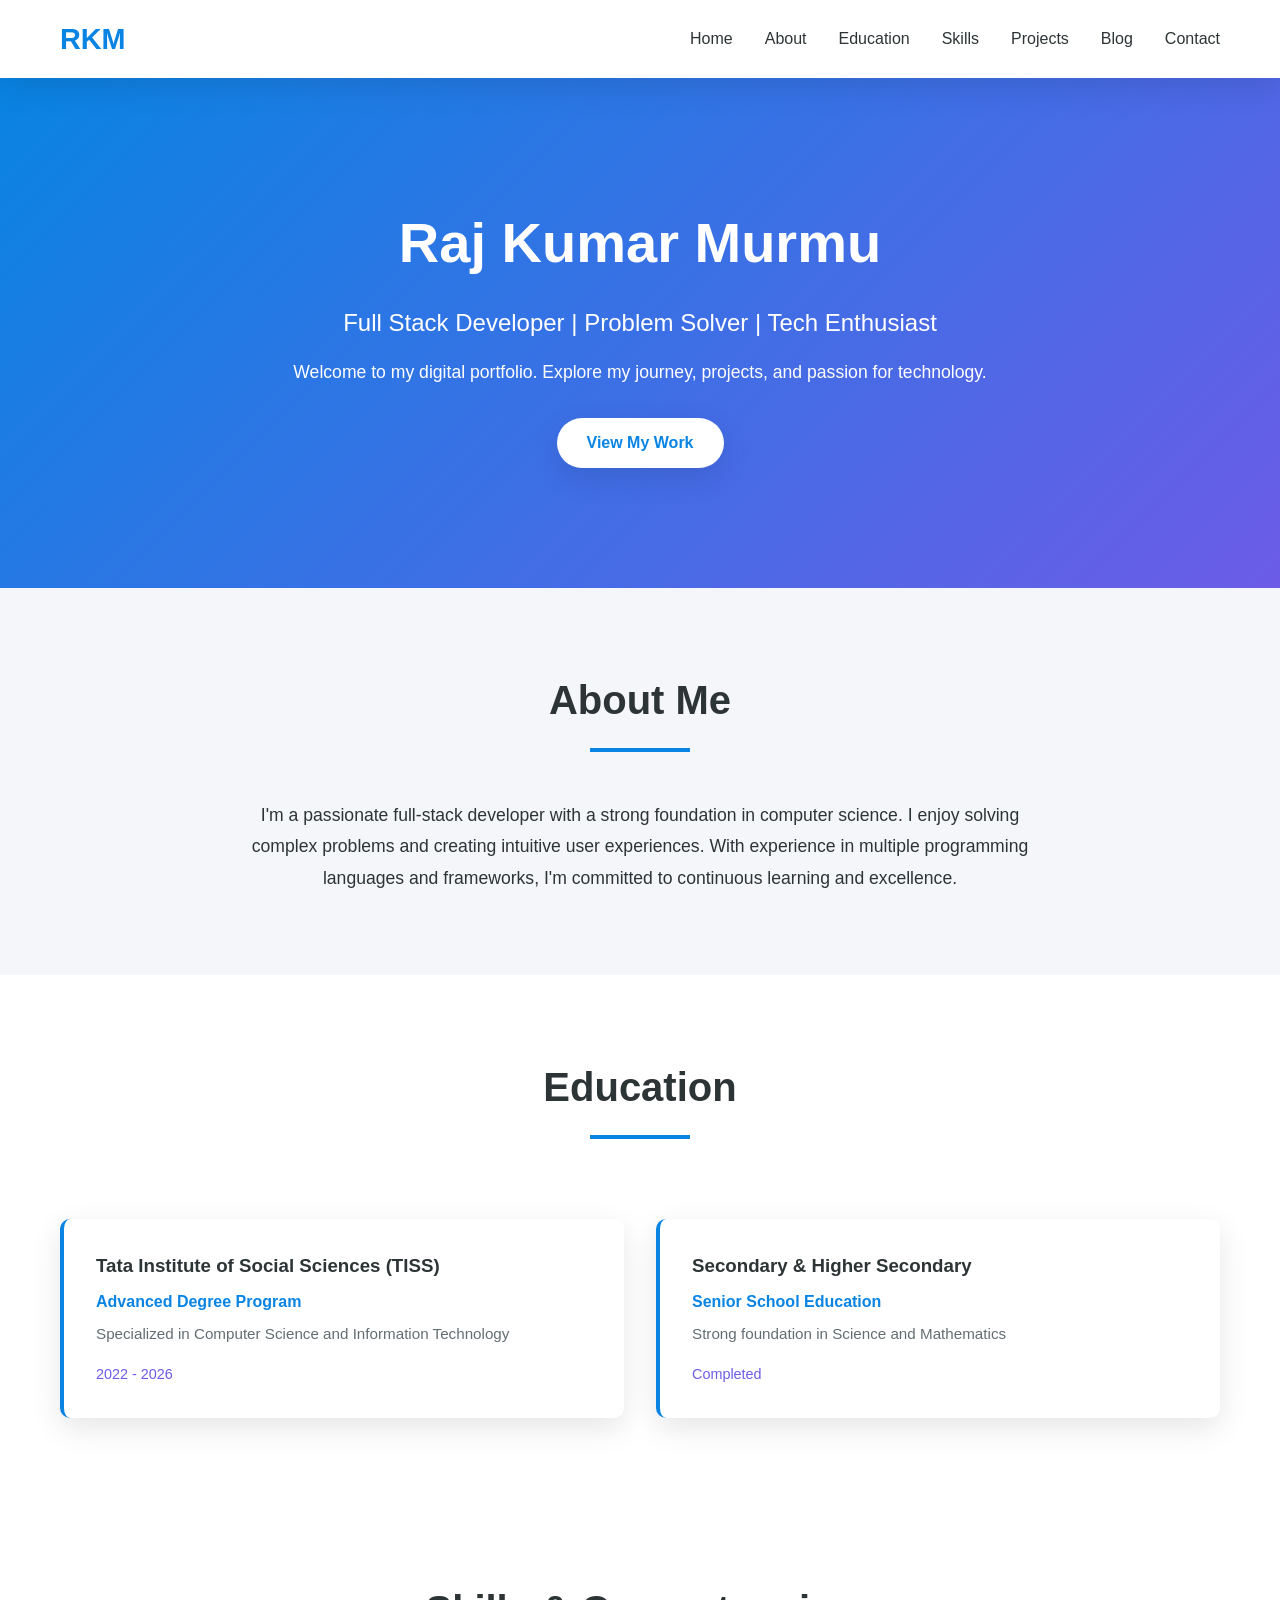
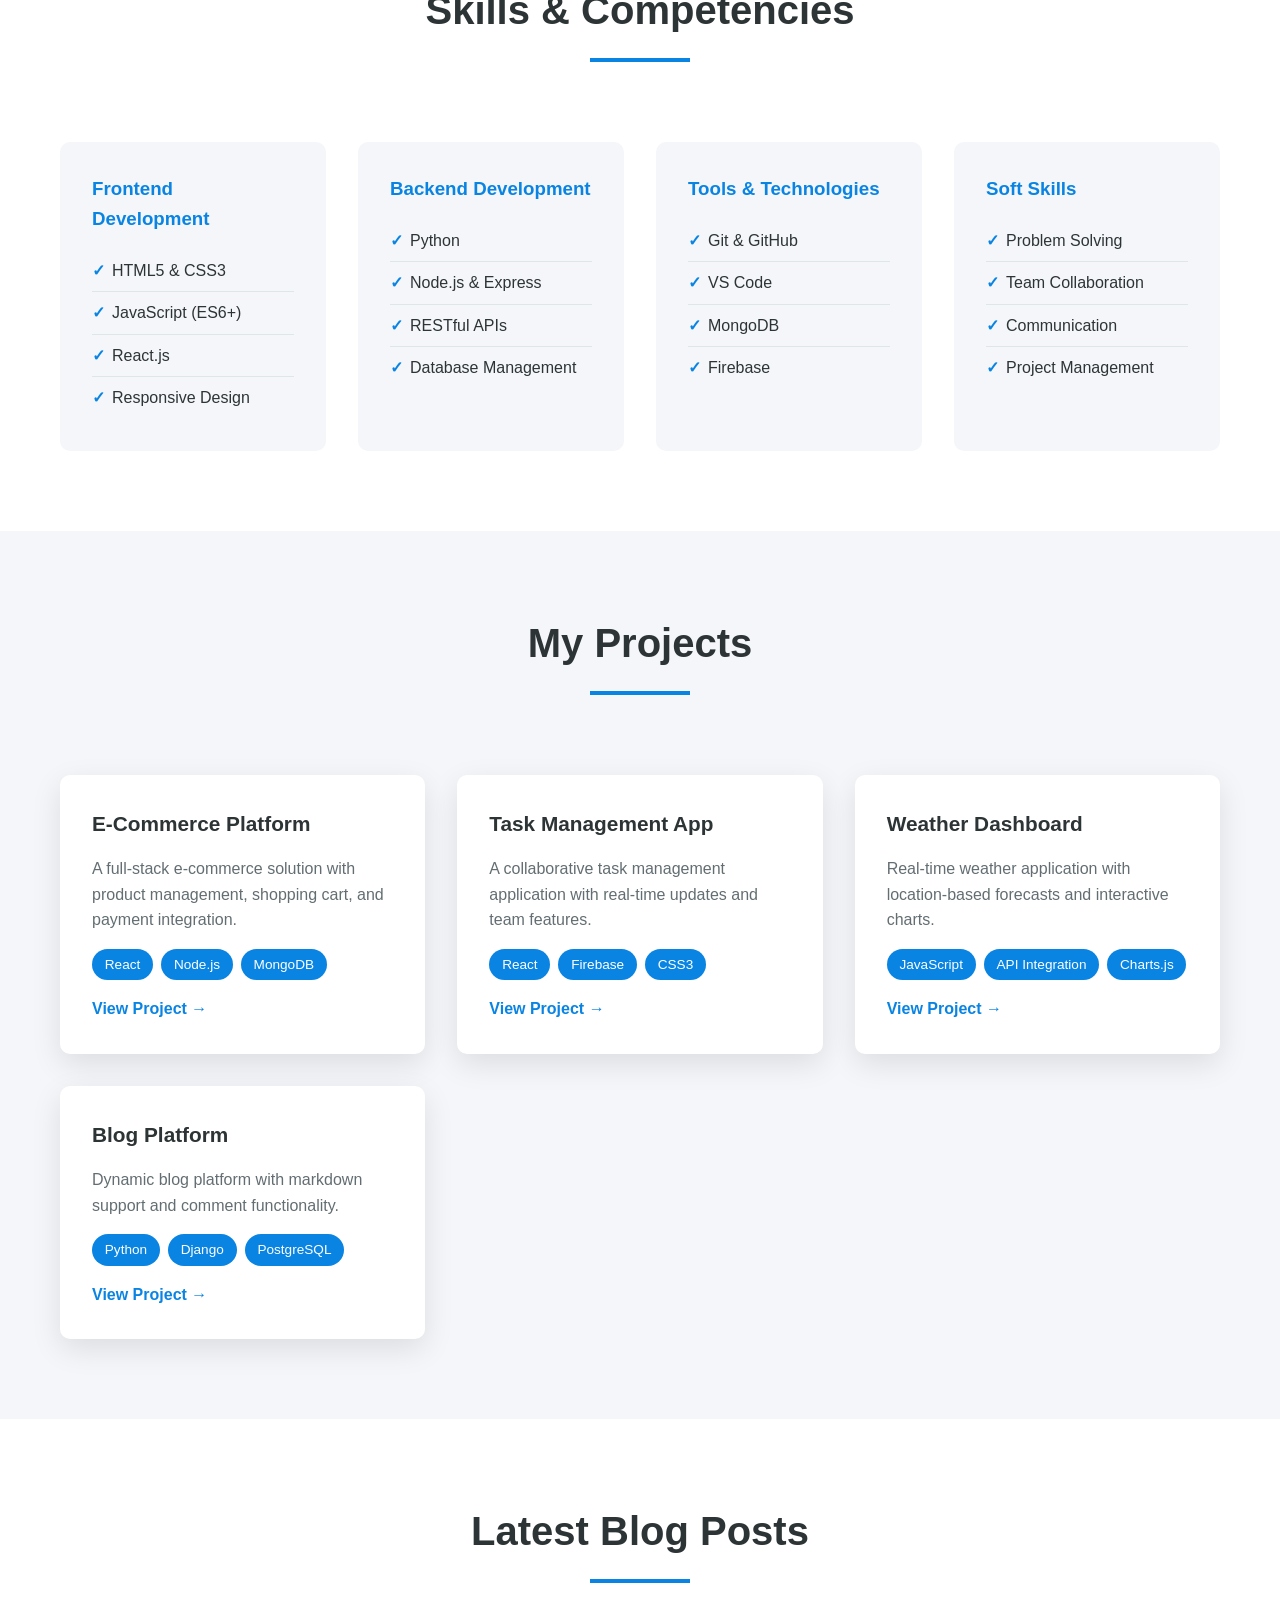
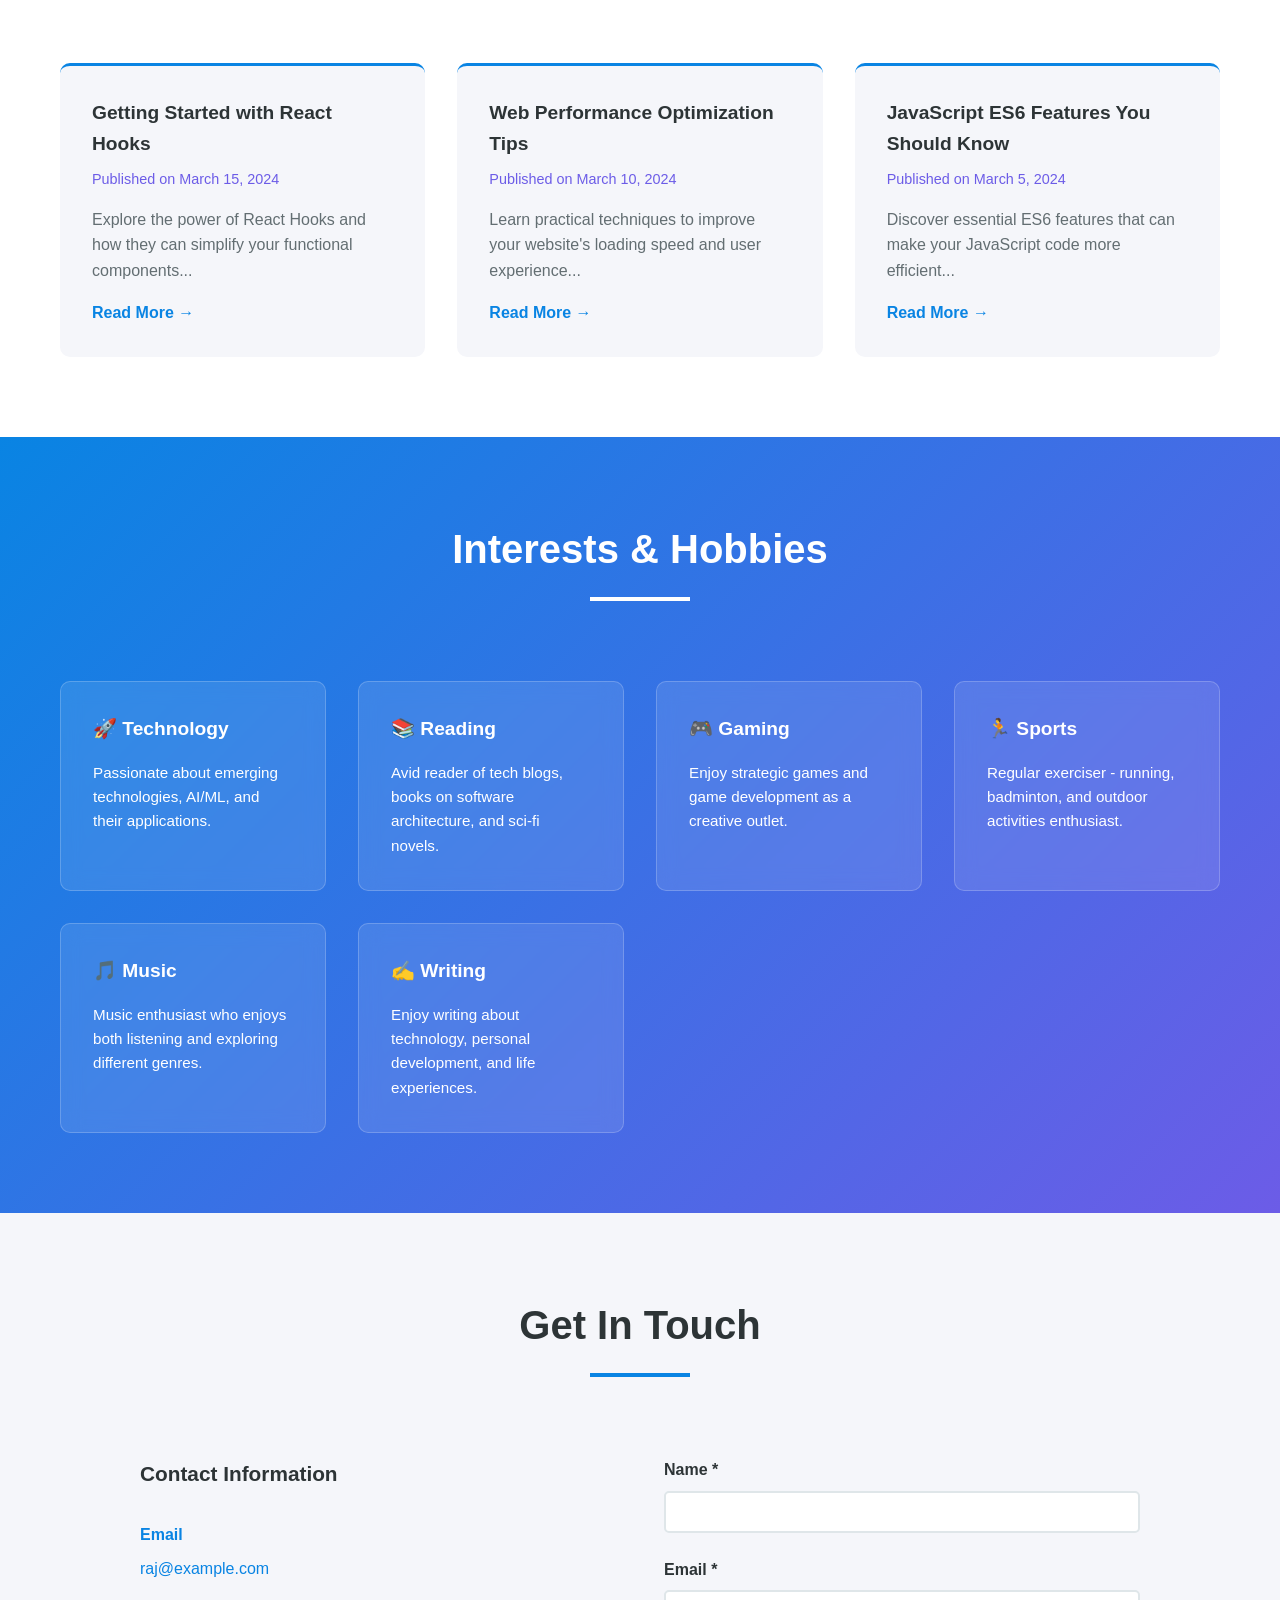
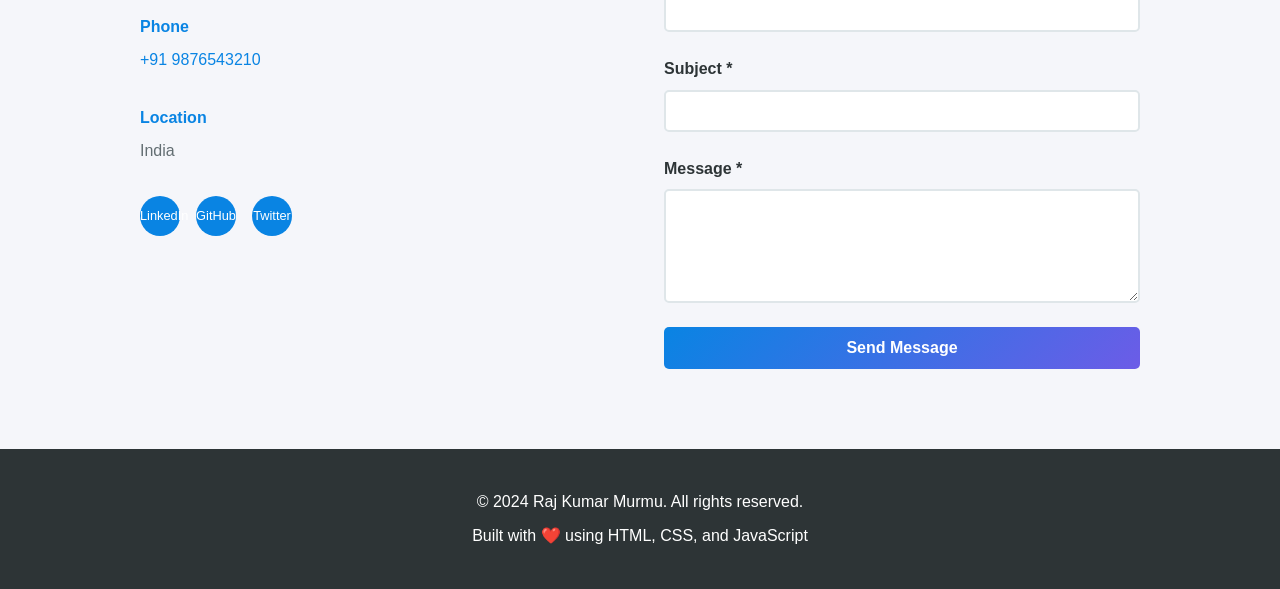
<file: index.html>
<!DOCTYPE html>
<html lang="en">
<head>
    <meta charset="UTF-8">
    <meta name="viewport" content="width=device-width, initial-scale=1.0">
    <title>Raj Kumar Murmu - Portfolio</title>
    <link rel="stylesheet" href="styles.css">
</head>
<body>
    <!-- Navigation -->
    <nav class="navbar">
        <div class="nav-container">
            <div class="nav-logo">
                <a href="#home">RKM</a>
            </div>
            <div class="hamburger" id="hamburger">
                <span></span>
                <span></span>
                <span></span>
            </div>
            <ul class="nav-menu" id="navMenu">
                <li class="nav-item"><a href="#home" class="nav-link">Home</a></li>
                <li class="nav-item"><a href="#about" class="nav-link">About</a></li>
                <li class="nav-item"><a href="#education" class="nav-link">Education</a></li>
                <li class="nav-item"><a href="#skills" class="nav-link">Skills</a></li>
                <li class="nav-item"><a href="#projects" class="nav-link">Projects</a></li>
                <li class="nav-item"><a href="#blog" class="nav-link">Blog</a></li>
                <li class="nav-item"><a href="#contact" class="nav-link">Contact</a></li>
            </ul>
        </div>
    </nav>

    <!-- Hero Section -->
    <section id="home" class="hero">
        <div class="hero-content">
            <h1 class="hero-title">Raj Kumar Murmu</h1>
            <p class="hero-subtitle">Full Stack Developer | Problem Solver | Tech Enthusiast</p>
            <p class="hero-description">Welcome to my digital portfolio. Explore my journey, projects, and passion for technology.</p>
            <a href="#projects" class="cta-button">View My Work</a>
        </div>
    </section>

    <!-- About Section -->
    <section id="about" class="about">
        <div class="container">
            <h2 class="section-title">About Me</h2>
            <div class="about-content">
                <p>I'm a passionate full-stack developer with a strong foundation in computer science. I enjoy solving complex problems and creating intuitive user experiences. With experience in multiple programming languages and frameworks, I'm committed to continuous learning and excellence.</p>
            </div>
        </div>
    </section>

    <!-- Education Section -->
    <section id="education" class="education">
        <div class="container">
            <h2 class="section-title">Education</h2>
            <div class="education-grid">
                <div class="education-card">
                    <h3>Tata Institute of Social Sciences (TISS)</h3>
                    <p class="degree">Advanced Degree Program</p>
                    <p class="details">Specialized in Computer Science and Information Technology</p>
                    <p class="year">2022 - 2026</p>
                </div>
                <div class="education-card">
                    <h3>Secondary & Higher Secondary</h3>
                    <p class="degree">Senior School Education</p>
                    <p class="details">Strong foundation in Science and Mathematics</p>
                    <p class="year">Completed</p>
                </div>
            </div>
        </div>
    </section>

    <!-- Skills Section -->
    <section id="skills" class="skills">
        <div class="container">
            <h2 class="section-title">Skills & Competencies</h2>
            <div class="skills-grid">
                <div class="skill-category">
                    <h3>Frontend Development</h3>
                    <ul class="skill-list">
                        <li>HTML5 & CSS3</li>
                        <li>JavaScript (ES6+)</li>
                        <li>React.js</li>
                        <li>Responsive Design</li>
                    </ul>
                </div>
                <div class="skill-category">
                    <h3>Backend Development</h3>
                    <ul class="skill-list">
                        <li>Python</li>
                        <li>Node.js & Express</li>
                        <li>RESTful APIs</li>
                        <li>Database Management</li>
                    </ul>
                </div>
                <div class="skill-category">
                    <h3>Tools & Technologies</h3>
                    <ul class="skill-list">
                        <li>Git & GitHub</li>
                        <li>VS Code</li>
                        <li>MongoDB</li>
                        <li>Firebase</li>
                    </ul>
                </div>
                <div class="skill-category">
                    <h3>Soft Skills</h3>
                    <ul class="skill-list">
                        <li>Problem Solving</li>
                        <li>Team Collaboration</li>
                        <li>Communication</li>
                        <li>Project Management</li>
                    </ul>
                </div>
            </div>
        </div>
    </section>

    <!-- Projects Section -->
    <section id="projects" class="projects">
        <div class="container">
            <h2 class="section-title">My Projects</h2>
            <div class="projects-grid">
                <div class="project-card">
                    <h3>E-Commerce Platform</h3>
                    <p>A full-stack e-commerce solution with product management, shopping cart, and payment integration.</p>
                    <div class="project-tags">
                        <span class="tag">React</span>
                        <span class="tag">Node.js</span>
                        <span class="tag">MongoDB</span>
                    </div>
                    <a href="#" class="project-link">View Project →</a>
                </div>
                <div class="project-card">
                    <h3>Task Management App</h3>
                    <p>A collaborative task management application with real-time updates and team features.</p>
                    <div class="project-tags">
                        <span class="tag">React</span>
                        <span class="tag">Firebase</span>
                        <span class="tag">CSS3</span>
                    </div>
                    <a href="#" class="project-link">View Project →</a>
                </div>
                <div class="project-card">
                    <h3>Weather Dashboard</h3>
                    <p>Real-time weather application with location-based forecasts and interactive charts.</p>
                    <div class="project-tags">
                        <span class="tag">JavaScript</span>
                        <span class="tag">API Integration</span>
                        <span class="tag">Charts.js</span>
                    </div>
                    <a href="#" class="project-link">View Project →</a>
                </div>
                <div class="project-card">
                    <h3>Blog Platform</h3>
                    <p>Dynamic blog platform with markdown support and comment functionality.</p>
                    <div class="project-tags">
                        <span class="tag">Python</span>
                        <span class="tag">Django</span>
                        <span class="tag">PostgreSQL</span>
                    </div>
                    <a href="#" class="project-link">View Project →</a>
                </div>
            </div>
        </div>
    </section>

    <!-- Blog Section -->
    <section id="blog" class="blog">
        <div class="container">
            <h2 class="section-title">Latest Blog Posts</h2>
            <div class="blog-grid">
                <article class="blog-card">
                    <h3>Getting Started with React Hooks</h3>
                    <p class="blog-date">Published on March 15, 2024</p>
                    <p class="blog-excerpt">Explore the power of React Hooks and how they can simplify your functional components...</p>
                    <a href="#" class="read-more">Read More →</a>
                </article>
                <article class="blog-card">
                    <h3>Web Performance Optimization Tips</h3>
                    <p class="blog-date">Published on March 10, 2024</p>
                    <p class="blog-excerpt">Learn practical techniques to improve your website's loading speed and user experience...</p>
                    <a href="#" class="read-more">Read More →</a>
                </article>
                <article class="blog-card">
                    <h3>JavaScript ES6 Features You Should Know</h3>
                    <p class="blog-date">Published on March 5, 2024</p>
                    <p class="blog-excerpt">Discover essential ES6 features that can make your JavaScript code more efficient...</p>
                    <a href="#" class="read-more">Read More →</a>
                </article>
            </div>
        </div>
    </section>

    <!-- Interests & Hobbies Section -->
    <section id="interests" class="interests">
        <div class="container">
            <h2 class="section-title">Interests & Hobbies</h2>
            <div class="interests-grid">
                <div class="interest-card">
                    <h3>🚀 Technology</h3>
                    <p>Passionate about emerging technologies, AI/ML, and their applications.</p>
                </div>
                <div class="interest-card">
                    <h3>📚 Reading</h3>
                    <p>Avid reader of tech blogs, books on software architecture, and sci-fi novels.</p>
                </div>
                <div class="interest-card">
                    <h3>🎮 Gaming</h3>
                    <p>Enjoy strategic games and game development as a creative outlet.</p>
                </div>
                <div class="interest-card">
                    <h3>🏃 Sports</h3>
                    <p>Regular exerciser - running, badminton, and outdoor activities enthusiast.</p>
                </div>
                <div class="interest-card">
                    <h3>🎵 Music</h3>
                    <p>Music enthusiast who enjoys both listening and exploring different genres.</p>
                </div>
                <div class="interest-card">
                    <h3>✍️ Writing</h3>
                    <p>Enjoy writing about technology, personal development, and life experiences.</p>
                </div>
            </div>
        </div>
    </section>

    <!-- Contact Section -->
    <section id="contact" class="contact">
        <div class="container">
            <h2 class="section-title">Get In Touch</h2>
            <div class="contact-wrapper">
                <div class="contact-info">
                    <h3>Contact Information</h3>
                    <div class="info-item">
                        <h4>Email</h4>
                        <p><a href="mailto:raj@example.com">raj@example.com</a></p>
                    </div>
                    <div class="info-item">
                        <h4>Phone</h4>
                        <p><a href="tel:+919876543210">+91 9876543210</a></p>
                    </div>
                    <div class="info-item">
                        <h4>Location</h4>
                        <p>India</p>
                    </div>
                    <div class="social-links">
                        <a href="https://linkedin.com/in/raj-kumar-murmu-tiss-jsr/" target="_blank" class="social-icon">LinkedIn</a>
                        <a href="https://github.com" target="_blank" class="social-icon">GitHub</a>
                        <a href="https://twitter.com" target="_blank" class="social-icon">Twitter</a>
                    </div>
                </div>
                <form class="contact-form" id="contactForm">
                    <div class="form-group">
                        <label for="name">Name *</label>
                        <input type="text" id="name" name="name" required>
                    </div>
                    <div class="form-group">
                        <label for="email">Email *</label>
                        <input type="email" id="email" name="email" required>
                    </div>
                    <div class="form-group">
                        <label for="subject">Subject *</label>
                        <input type="text" id="subject" name="subject" required>
                    </div>
                    <div class="form-group">
                        <label for="message">Message *</label>
                        <textarea id="message" name="message" rows="5" required></textarea>
                    </div>
                    <button type="submit" class="submit-button">Send Message</button>
                </form>
            </div>
        </div>
    </section>

    <!-- Footer -->
    <footer class="footer">
        <div class="container">
            <p>&copy; 2024 Raj Kumar Murmu. All rights reserved.</p>
            <p>Built with ❤️ using HTML, CSS, and JavaScript</p>
        </div>
    </footer>

    <script src="script.js"></script>
</body>
</html>
</file>
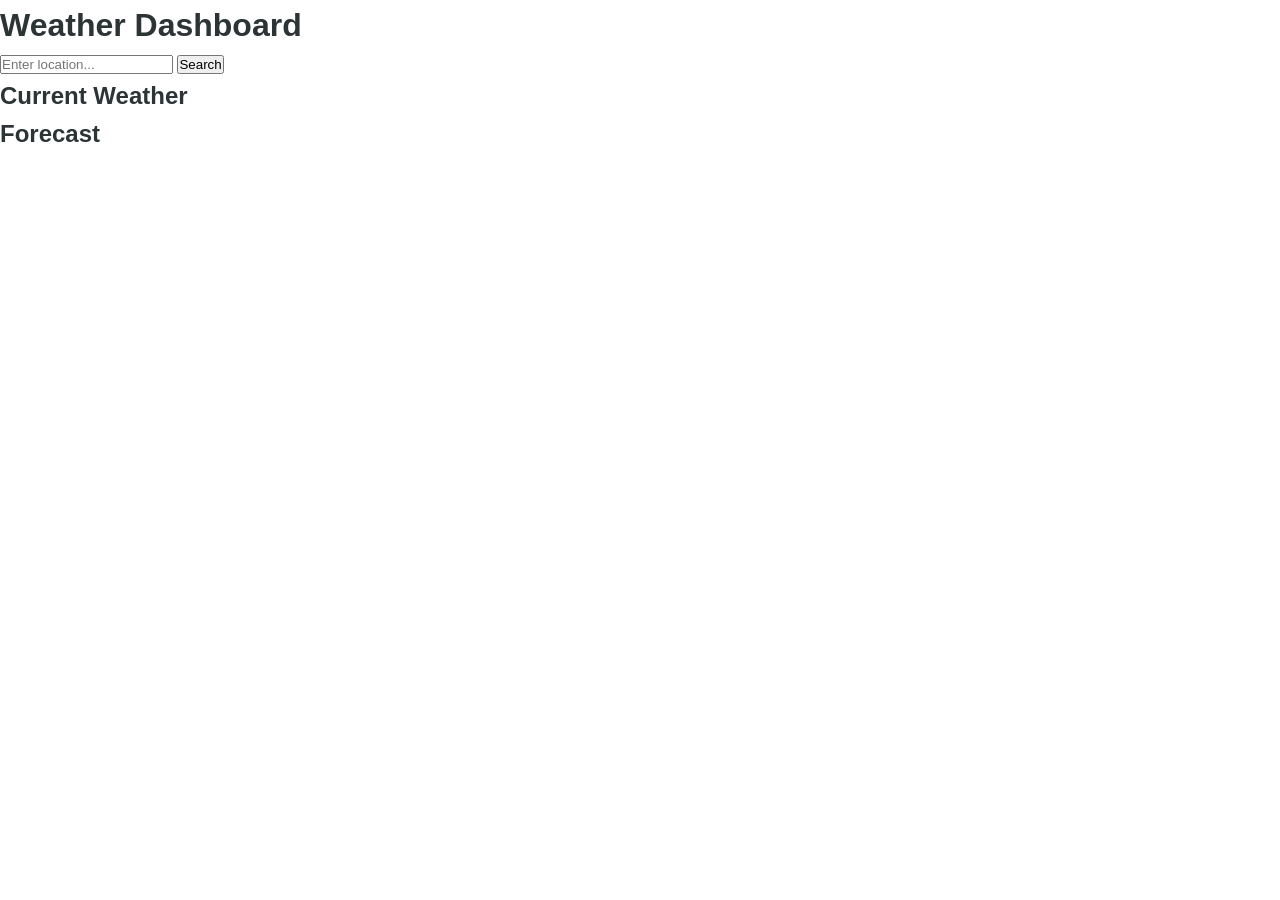
<file: weather.html>
<!DOCTYPE html>
<html lang="en">
<head>
    <meta charset="UTF-8">
    <meta name="viewport" content="width=device-width, initial-scale=1.0">
    <title>Weather Dashboard</title>
    <link rel="stylesheet" href="styles.css">
</head>
<body>
    <div id="app">
        <h1>Weather Dashboard</h1>
        <div>
            <input type="text" id="locationInput" placeholder="Enter location..." />
            <button id="searchButton">Search</button>
        </div>
        <div id="currentWeather">
            <h2>Current Weather</h2>
            <p id="currentTemp"></p>
            <p id="currentCondition"></p>
        </div>
        <div id="forecast">
            <h2>Forecast</h2>
            <ul id="forecastList"></ul>
        </div>
    </div>
    <script>
        const apiKey = 'YOUR_API_KEY';

        document.getElementById('searchButton').addEventListener('click', () => {
            const location = document.getElementById('locationInput').value;
            getWeather(location);
        });

        function getWeather(location) {
            fetch(`https://api.openweathermap.org/data/2.5/weather?q=${location}&appid=${apiKey}&units=metric`)
                .then(response => response.json())
                .then(data => {
                    document.getElementById('currentTemp').textContent = `Temperature: ${data.main.temp} °C`;
                    document.getElementById('currentCondition').textContent = `Condition: ${data.weather[0].description}`;
                });

            fetch(`https://api.openweathermap.org/data/2.5/forecast?q=${location}&appid=${apiKey}&units=metric`)
                .then(response => response.json())
                .then(data => {
                    const forecastList = document.getElementById('forecastList');
                    forecastList.innerHTML = '';
                    data.list.forEach(item => {
                        const listItem = document.createElement('li');
                        listItem.textContent = `${item.dt_txt}: ${item.main.temp} °C - ${item.weather[0].description}`;
                        forecastList.appendChild(listItem);
                    });
                });
        }
    </script>
</body>
</html>
</file>
<file: styles.css>
/* ============================================
   GLOBAL STYLES & VARIABLES
   ============================================ */

:root {
    --primary-color: #2d3436;
    --secondary-color: #0984e3;
    --accent-color: #6c5ce7;
    --text-color: #2d3436;
    --light-bg: #f5f6fa;
    --white: #ffffff;
    --shadow: 0 10px 30px rgba(0, 0, 0, 0.1);
    --transition: all 0.3s ease;
}

* {
    margin: 0;
    padding: 0;
    box-sizing: border-box;
}

html {
    scroll-behavior: smooth;
}

body {
    font-family: 'Segoe UI', Tahoma, Geneva, Verdana, sans-serif;
    color: var(--text-color);
    background-color: var(--white);
    line-height: 1.6;
}

.container {
    max-width: 1200px;
    margin: 0 auto;
    padding: 0 20px;
}

/* ============================================
   NAVIGATION
   ============================================ */

.navbar {
    background: var(--white);
    box-shadow: var(--shadow);
    position: sticky;
    top: 0;
    z-index: 1000;
}

.nav-container {
    max-width: 1200px;
    margin: 0 auto;
    padding: 1rem 20px;
    display: flex;
    justify-content: space-between;
    align-items: center;
}

.nav-logo a {
    font-size: 1.8rem;
    font-weight: bold;
    color: var(--secondary-color);
    text-decoration: none;
    transition: var(--transition);
}

.nav-logo a:hover {
    color: var(--accent-color);
}

.nav-menu {
    display: flex;
    list-style: none;
    gap: 2rem;
}

.nav-link {
    color: var(--text-color);
    text-decoration: none;
    transition: var(--transition);
    font-weight: 500;
    position: relative;
}

.nav-link:hover {
    color: var(--secondary-color);
}

.nav-link::after {
    content: '';
    position: absolute;
    bottom: -5px;
    left: 0;
    width: 0;
    height: 2px;
    background: var(--secondary-color);
    transition: var(--transition);
}

.nav-link:hover::after {
    width: 100%;
}

.hamburger {
    display: none;
    flex-direction: column;
    cursor: pointer;
}

.hamburger span {
    width: 25px;
    height: 3px;
    background: var(--text-color);
    margin: 5px 0;
    transition: var(--transition);
    border-radius: 3px;
}

/* ============================================
   HERO SECTION
   ============================================ */

.hero {
    background: linear-gradient(135deg, var(--secondary-color) 0%, var(--accent-color) 100%);
    color: var(--white);
    padding: 120px 20px;
    text-align: center;
    animation: fadeIn 0.8s ease;
}

.hero-content {
    max-width: 800px;
    margin: 0 auto;
}

.hero-title {
    font-size: 3.5rem;
    margin-bottom: 1rem;
    animation: slideInDown 0.8s ease;
}

.hero-subtitle {
    font-size: 1.5rem;
    margin-bottom: 1rem;
    animation: slideInUp 0.8s ease 0.2s both;
}

.hero-description {
    font-size: 1.1rem;
    margin-bottom: 2rem;
    animation: slideInUp 0.8s ease 0.4s both;
}

.cta-button {
    display: inline-block;
    background: var(--white);
    color: var(--secondary-color);
    padding: 12px 30px;
    border-radius: 50px;
    text-decoration: none;
    font-weight: bold;
    transition: var(--transition);
    box-shadow: var(--shadow);
    animation: slideInUp 0.8s ease 0.6s both;
}

.cta-button:hover {
    transform: translateY(-3px);
    box-shadow: 0 15px 40px rgba(0, 0, 0, 0.2);
}

/* ============================================
   SECTIONS
   ============================================ */

section {
    padding: 80px 20px;
}

.section-title {
    font-size: 2.5rem;
    text-align: center;
    margin-bottom: 3rem;
    color: var(--primary-color);
    position: relative;
    display: inline-block;
    width: 100%;
}

.section-title::after {
    content: '';
    display: block;
    width: 100px;
    height: 4px;
    background: var(--secondary-color);
    margin: 1rem auto 0;
}

/* ============================================
   ABOUT SECTION
   ============================================ */

.about {
    background: var(--light-bg);
}

.about-content {
    max-width: 800px;
    margin: 0 auto;
    font-size: 1.1rem;
    line-height: 1.8;
    text-align: center;
}

/* ============================================
   EDUCATION SECTION
   ============================================ */

.education-grid {
    display: grid;
    grid-template-columns: repeat(auto-fit, minmax(300px, 1fr));
    gap: 2rem;
    margin-top: 2rem;
}

.education-card {
    background: var(--white);
    padding: 2rem;
    border-radius: 10px;
    box-shadow: var(--shadow);
    transition: var(--transition);
    border-left: 4px solid var(--secondary-color);
}

.education-card:hover {
    transform: translateY(-5px);
    box-shadow: 0 15px 40px rgba(0, 0, 0, 0.15);
}

.education-card h3 {
    color: var(--primary-color);
    margin-bottom: 0.5rem;
}

.degree {
    color: var(--secondary-color);
    font-weight: bold;
    margin-bottom: 0.5rem;
}

.details {
    color: #636e72;
    font-size: 0.95rem;
    margin-bottom: 1rem;
}

.year {
    color: var(--accent-color);
    font-size: 0.9rem;
}

/* ============================================
   SKILLS SECTION
   ============================================ */

.skills {
    background: var(--white);
}

.skills-grid {
    display: grid;
    grid-template-columns: repeat(auto-fit, minmax(250px, 1fr));
    gap: 2rem;
    margin-top: 2rem;
}

.skill-category {
    background: var(--light-bg);
    padding: 2rem;
    border-radius: 10px;
    transition: var(--transition);
}

.skill-category:hover {
    background: var(--secondary-color);
    color: var(--white);
    transform: scale(1.05);
}

.skill-category h3 {
    color: var(--secondary-color);
    margin-bottom: 1rem;
}

.skill-category:hover h3 {
    color: var(--white);
}

.skill-list {
    list-style: none;
}

.skill-list li {
    padding: 0.5rem 0;
    border-bottom: 1px solid #dfe6e9;
    position: relative;
    padding-left: 20px;
}

.skill-list li:last-child {
    border-bottom: none;
}

.skill-list li::before {
    content: '✓';
    position: absolute;
    left: 0;
    color: var(--secondary-color);
    font-weight: bold;
}

.skill-category:hover .skill-list li::before {
    color: var(--white);
}

/* ============================================
   PROJECTS SECTION
   ============================================ */

.projects {
    background: var(--light-bg);
}

.projects-grid {
    display: grid;
    grid-template-columns: repeat(auto-fit, minmax(300px, 1fr));
    gap: 2rem;
    margin-top: 2rem;
}

.project-card {
    background: var(--white);
    padding: 2rem;
    border-radius: 10px;
    box-shadow: var(--shadow);
    transition: var(--transition);
    overflow: hidden;
    position: relative;
}

.project-card::before {
    content: '';
    position: absolute;
    top: 0;
    left: -100%;
    width: 100%;
    height: 4px;
    background: linear-gradient(90deg, var(--secondary-color), var(--accent-color));
    transition: var(--transition);
}

.project-card:hover::before {
    left: 0;
}

.project-card:hover {
    transform: translateY(-10px);
    box-shadow: 0 20px 50px rgba(0, 0, 0, 0.15);
}

.project-card h3 {
    color: var(--primary-color);
    margin-bottom: 1rem;
    font-size: 1.3rem;
}

.project-card p {
    color: #636e72;
    margin-bottom: 1rem;
    line-height: 1.6;
}

.project-tags {
    display: flex;
    flex-wrap: wrap;
    gap: 0.5rem;
    margin-bottom: 1rem;
}

.tag {
    background: var(--secondary-color);
    color: var(--white);
    padding: 0.3rem 0.8rem;
    border-radius: 20px;
    font-size: 0.85rem;
    transition: var(--transition);
}

.tag:hover {
    background: var(--accent-color);
}

.project-link {
    color: var(--secondary-color);
    text-decoration: none;
    font-weight: bold;
    transition: var(--transition);
    display: inline-block;
}

.project-link:hover {
    color: var(--accent-color);
    transform: translateX(5px);
}

/* ============================================
   BLOG SECTION
   ============================================ */

.blog {
    background: var(--white);
}

.blog-grid {
    display: grid;
    grid-template-columns: repeat(auto-fit, minmax(300px, 1fr));
    gap: 2rem;
    margin-top: 2rem;
}

.blog-card {
    background: var(--light-bg);
    padding: 2rem;
    border-radius: 10px;
    transition: var(--transition);
    border-top: 3px solid var(--secondary-color);
}

.blog-card:hover {
    transform: translateY(-8px);
    box-shadow: var(--shadow);
}

.blog-card h3 {
    color: var(--primary-color);
    margin-bottom: 0.5rem;
    font-size: 1.2rem;
}

.blog-date {
    color: var(--accent-color);
    font-size: 0.9rem;
    margin-bottom: 1rem;
}

.blog-excerpt {
    color: #636e72;
    margin-bottom: 1rem;
    line-height: 1.6;
}

.read-more {
    color: var(--secondary-color);
    text-decoration: none;
    font-weight: bold;
    transition: var(--transition);
    display: inline-block;
}

.read-more:hover {
    color: var(--accent-color);
    transform: translateX(5px);
}

/* ============================================
   INTERESTS SECTION
   ============================================ */

.interests {
    background: linear-gradient(135deg, var(--secondary-color) 0%, var(--accent-color) 100%);
    color: var(--white);
}

.interests .section-title {
    color: var(--white);
}

.interests .section-title::after {
    background: var(--white);
}

.interests-grid {
    display: grid;
    grid-template-columns: repeat(auto-fit, minmax(250px, 1fr));
    gap: 2rem;
    margin-top: 2rem;
}

.interest-card {
    background: rgba(255, 255, 255, 0.1);
    padding: 2rem;
    border-radius: 10px;
    backdrop-filter: blur(10px);
    border: 1px solid rgba(255, 255, 255, 0.2);
    transition: var(--transition);
}

.interest-card:hover {
    background: rgba(255, 255, 255, 0.2);
    transform: translateY(-5px);
}

.interest-card h3 {
    font-size: 1.2rem;
    margin-bottom: 1rem;
}

.interest-card p {
    font-size: 0.95rem;
    line-height: 1.6;
}

/* ============================================
   CONTACT SECTION
   ============================================ */

.contact {
    background: var(--light-bg);
}

.contact-wrapper {
    display: grid;
    grid-template-columns: 1fr 1fr;
    gap: 3rem;
    margin-top: 2rem;
    max-width: 1000px;
    margin-left: auto;
    margin-right: auto;
}

.contact-info h3 {
    color: var(--primary-color);
    margin-bottom: 2rem;
    font-size: 1.3rem;
}

.info-item {
    margin-bottom: 2rem;
}

.info-item h4 {
    color: var(--secondary-color);
    margin-bottom: 0.5rem;
}

.info-item p {
    color: #636e72;
}

.info-item a {
    color: var(--secondary-color);
    text-decoration: none;
    transition: var(--transition);
}

.info-item a:hover {
    color: var(--accent-color);
}

.social-links {
    display: flex;
    gap: 1rem;
    margin-top: 2rem;
}

.social-icon {
    display: inline-block;
    width: 40px;
    height: 40px;
    background: var(--secondary-color);
    color: var(--white);
    border-radius: 50%;
    text-align: center;
    line-height: 40px;
    text-decoration: none;
    transition: var(--transition);
    font-size: 0.8rem;
}

.social-icon:hover {
    background: var(--accent-color);
    transform: scale(1.2);
}

/* ============================================
   CONTACT FORM
   ============================================ */

.contact-form {
    display: flex;
    flex-direction: column;
    gap: 1.5rem;
}

.form-group {
    display: flex;
    flex-direction: column;
}

.form-group label {
    color: var(--primary-color);
    font-weight: bold;
    margin-bottom: 0.5rem;
}

.form-group input,
.form-group textarea {
    padding: 10px 15px;
    border: 2px solid #dfe6e9;
    border-radius: 5px;
    font-family: inherit;
    font-size: 1rem;
    transition: var(--transition);
}

.form-group input:focus,
.form-group textarea:focus {
    outline: none;
    border-color: var(--secondary-color);
    box-shadow: 0 0 10px rgba(9, 132, 227, 0.3);
}

.submit-button {
    background: linear-gradient(135deg, var(--secondary-color), var(--accent-color));
    color: var(--white);
    padding: 12px 30px;
    border: none;
    border-radius: 5px;
    font-weight: bold;
    font-size: 1rem;
    cursor: pointer;
    transition: var(--transition);
}

.submit-button:hover {
    transform: translateY(-2px);
    box-shadow: var(--shadow);
}

/* ============================================
   FOOTER
   ============================================ */

.footer {
    background: var(--primary-color);
    color: var(--white);
    text-align: center;
    padding: 2rem;
}

.footer p {
    margin: 0.5rem 0;
}

/* ============================================
   ANIMATIONS
   ============================================ */

@keyframes fadeIn {
    from {
        opacity: 0;
    }
    to {
        opacity: 1;
    }
}

@keyframes slideInDown {
    from {
        transform: translateY(-30px);
        opacity: 0;
    }
    to {
        transform: translateY(0);
        opacity: 1;
    }
}

@keyframes slideInUp {
    from {
        transform: translateY(30px);
        opacity: 0;
    }
    to {
        transform: translateY(0);
        opacity: 1;
    }
}

/* ============================================
   RESPONSIVE DESIGN
   ============================================ */

@media (max-width: 768px) {
    .hamburger {
        display: flex;
    }

    .nav-menu {
        position: absolute;
        left: -100%;
        top: 70px;
        flex-direction: column;
        background-color: var(--white);
        width: 100%;
        text-align: center;
        transition: 0.3s;
        box-shadow: var(--shadow);
        gap: 0;
        padding: 2rem 0;
    }

    .nav-menu.active {
        left: 0;
    }

    .nav-item {
        border-bottom: 1px solid #dfe6e9;
    }

    .nav-link::after {
        display: none;
    }

    .hero-title {
        font-size: 2.5rem;
    }

    .hero-subtitle {
        font-size: 1.2rem;
    }

    .section-title {
        font-size: 2rem;
    }

    .contact-wrapper {
        grid-template-columns: 1fr;
    }

    .projects-grid,
    .blog-grid,
    .skills-grid,
    .education-grid,
    .interests-grid {
        grid-template-columns: 1fr;
    }

    .hamburger.active span:nth-child(1) {
        transform: rotate(-45deg) translate(-5px, 6px);
    }

    .hamburger.active span:nth-child(2) {
        opacity: 0;
    }

    .hamburger.active span:nth-child(3) {
        transform: rotate(45deg) translate(-5px, -6px);
    }
}

@media (max-width: 480px) {
    .hero {
        padding: 60px 20px;
    }

    .hero-title {
        font-size: 2rem;
    }

    .hero-subtitle {
        font-size: 1rem;
    }

    section {
        padding: 40px 20px;
    }

    .section-title {
        font-size: 1.5rem;
    }

    .nav-menu {
        top: 65px;
    }
}
</file>
